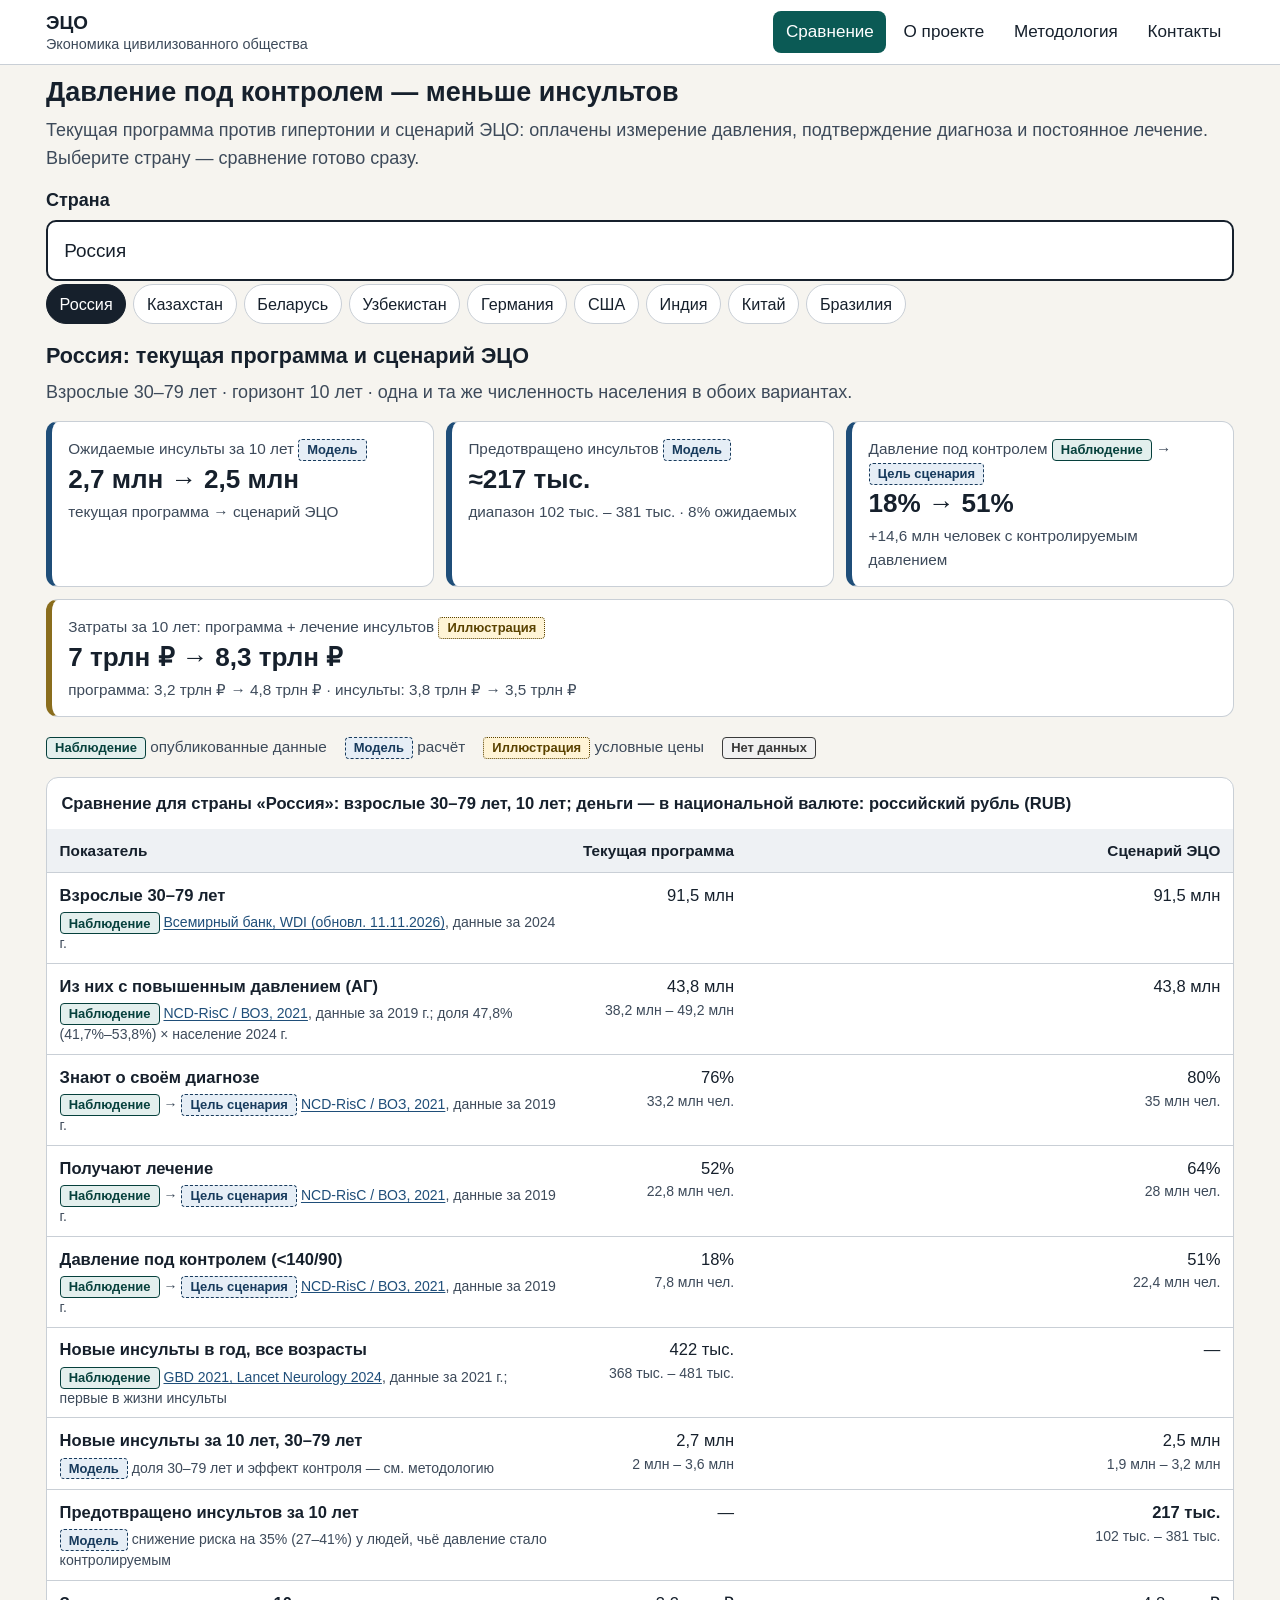
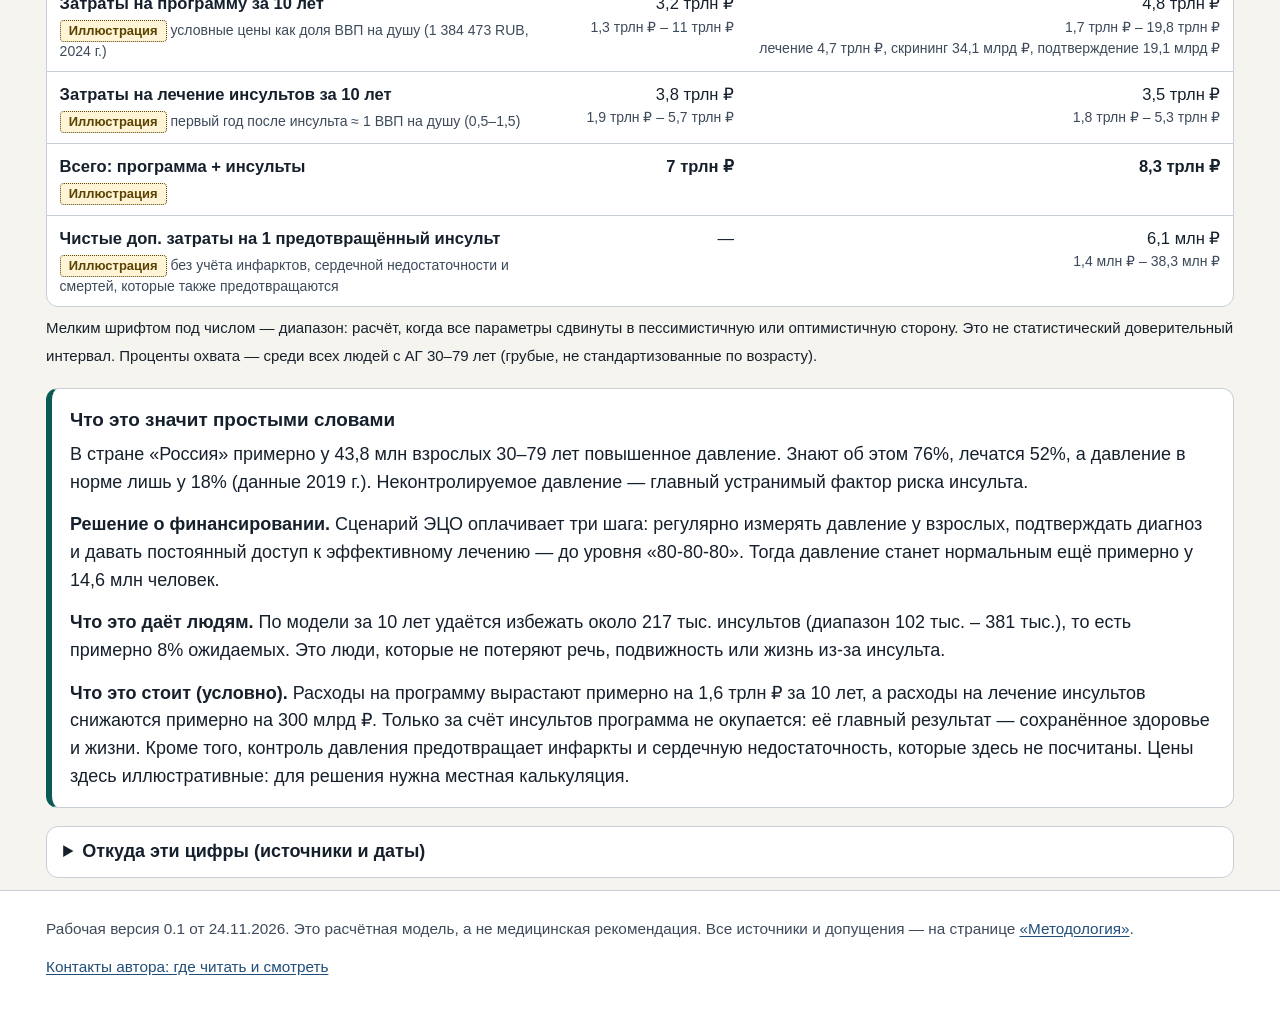
<file: index.html>
<!doctype html>
<html lang="ru">
<head>
<meta charset="utf-8">
<meta name="viewport" content="width=device-width, initial-scale=1">
<title>Гипертония и инсульт: текущая программа и сценарий ЭЦО</title>
<meta name="description" content="Сравнение по странам: текущая программа против гипертонии и сценарий ЭЦО — скрининг давления, подтверждение диагноза и постоянное лечение для предотвращения инсультов.">
<link rel="icon" href="data:image/svg+xml,%3Csvg xmlns=%22http://www.w3.org/2000/svg%22 viewBox=%220 0 32 32%22%3E%3Crect width=%2232%22 height=%2232%22 rx=%226%22 fill=%22%230b5a55%22/%3E%3C/svg%3E">
<link rel="stylesheet" href="css/style.css">
</head>
<body>
<a class="skip" href="#main">Перейти к содержанию</a>
<header class="site">
  <div class="wrap">
    <a class="brand" href="index.html">ЭЦО<small>Экономика цивилизованного общества</small></a>
    <nav class="main" aria-label="Основное меню">
      <ul>
        <li><a href="index.html" aria-current="page">Сравнение</a></li>
        <li><a href="project.html">О проекте</a></li>
        <li><a href="method.html">Методология</a></li>
        <li><a href="contacts.html">Контакты</a></li>
      </ul>
    </nav>
  </div>
</header>

<main id="main" class="wrap">
  <h1>Давление под контролем — меньше инсультов</h1>
  <p class="lead">Текущая программа против гипертонии и сценарий ЭЦО: оплачены измерение давления, подтверждение диагноза и постоянное лечение. Выберите страну — сравнение готово сразу.</p>

  <div class="picker" id="picker">
    <label for="country-input">Страна</label>
    <input id="country-input" type="text" role="combobox" autocomplete="off" spellcheck="false"
           aria-autocomplete="list" aria-expanded="false" aria-controls="country-list" aria-describedby="country-hint"
           placeholder="Начните вводить: Россия, Казахстан, Германия…">
    <p class="hint sr" id="country-hint">Начните вводить название. Стрелки вверх и вниз — выбор, Enter — показать, Esc — закрыть список.</p>
    <ul id="country-list" role="listbox" aria-label="Страны" hidden></ul>
    <ul class="quick" aria-label="Быстрый выбор"></ul>
  </div>


  <section id="result" aria-live="polite" aria-busy="true">
    <noscript><p class="notice">Для расчёта нужен JavaScript. Данные лежат в файле <a href="data/countries.json">data/countries.json</a>, методика — на странице <a href="method.html">«Методология»</a>.</p></noscript>
    <p>Загружаем данные…</p>
  </section>
</main>

<footer class="site">
  <div class="wrap">
    <p>Рабочая версия 0.1 от 24.11.2026. Это расчётная модель, а не медицинская рекомендация. Все источники и допущения — на странице <a href="method.html">«Методология»</a>.</p>
    <p><a href="contacts.html">Контакты автора: где читать и смотреть</a></p>
  </div>
</footer>
<script src="js/model.js"></script>
<script src="js/common.js"></script>
<script src="js/app.js"></script>
</body>
</html>
</file>
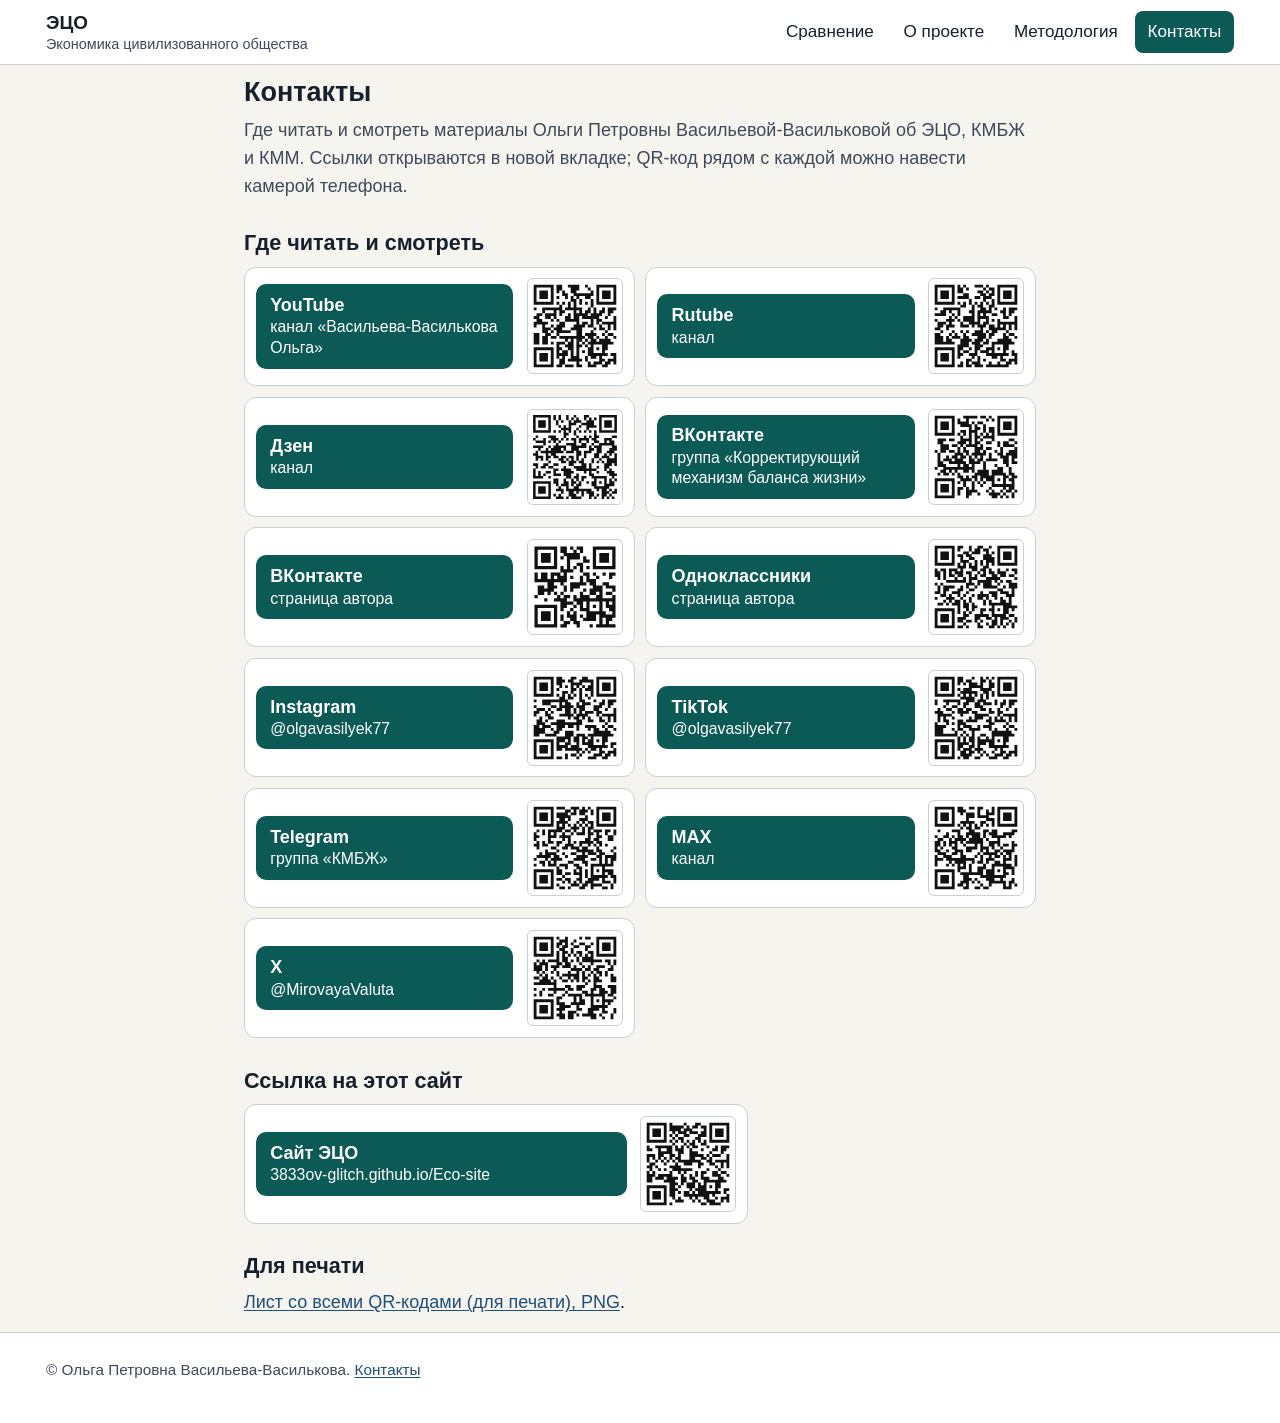
<file: contacts.html>
<!doctype html>
<html lang="ru">
<head>
<meta charset="utf-8">
<meta name="viewport" content="width=device-width, initial-scale=1">
<title>Контакты — ЭЦО</title>
<meta name="description" content="Где читать и смотреть материалы Ольги Петровны Васильевой-Васильковой об ЭЦО, КМБЖ и КММ: каналы, группы и QR-коды.">
<link rel="icon" href="data:image/svg+xml,%3Csvg xmlns=%22http://www.w3.org/2000/svg%22 viewBox=%220 0 32 32%22%3E%3Crect width=%2232%22 height=%2232%22 rx=%226%22 fill=%22%230b5a55%22/%3E%3C/svg%3E">
<link rel="stylesheet" href="css/style.css">
</head>
<body>
<a class="skip" href="#main">Перейти к содержанию</a>
<header class="site">
  <div class="wrap">
    <a class="brand" href="index.html">ЭЦО<small>Экономика цивилизованного общества</small></a>
    <nav class="main" aria-label="Основное меню">
      <ul>
        <li><a href="index.html">Сравнение</a></li>
        <li><a href="project.html">О проекте</a></li>
        <li><a href="method.html">Методология</a></li>
        <li><a href="contacts.html" aria-current="page">Контакты</a></li>
      </ul>
    </nav>
  </div>
</header>
<main id="main" class="wrap prose">
  <h1>Контакты</h1>
  <p class="lead">Где читать и смотреть материалы Ольги Петровны Васильевой-Васильковой об ЭЦО, КМБЖ и КММ. Ссылки открываются в новой вкладке; QR-код рядом с каждой можно навести камерой телефона.</p>

  <section aria-labelledby="h-links">
    <h2 id="h-links">Где читать и смотреть</h2>
    <ul class="contacts">
      <li class="contact">
        <a class="cbtn" href="https://www.youtube.com/@olgav6627" target="_blank" rel="noopener"><span class="cnet">YouTube</span> <span class="cdesc">канал «Васильева-Василькова Ольга»</span><span class="visually-hidden"> (откроется в новой вкладке)</span></a>
        <img class="qr" src="img/qr/youtube.svg" width="96" height="96" loading="lazy" alt="QR-код: YouTube, канал «Васильева-Василькова Ольга»">
      </li>
      <li class="contact">
        <a class="cbtn" href="https://rutube.ru/channel/42778602/" target="_blank" rel="noopener"><span class="cnet">Rutube</span> <span class="cdesc">канал</span><span class="visually-hidden"> (откроется в новой вкладке)</span></a>
        <img class="qr" src="img/qr/rutube.svg" width="96" height="96" loading="lazy" alt="QR-код: Rutube, канал">
      </li>
      <li class="contact">
        <a class="cbtn" href="https://dzen.ru/id/697cb1a121168d71a587a3a1" target="_blank" rel="noopener"><span class="cnet">Дзен</span> <span class="cdesc">канал</span><span class="visually-hidden"> (откроется в новой вкладке)</span></a>
        <img class="qr" src="img/qr/dzen.svg" width="96" height="96" loading="lazy" alt="QR-код: Дзен, канал">
      </li>
      <li class="contact">
        <a class="cbtn" href="https://vk.com/club237898123" target="_blank" rel="noopener"><span class="cnet">ВКонтакте</span> <span class="cdesc">группа «Корректирующий механизм баланса жизни»</span><span class="visually-hidden"> (откроется в новой вкладке)</span></a>
        <img class="qr" src="img/qr/vk-group.svg" width="96" height="96" loading="lazy" alt="QR-код: ВКонтакте, группа «Корректирующий механизм баланса жизни»">
      </li>
      <li class="contact">
        <a class="cbtn" href="https://vk.com/id841744508" target="_blank" rel="noopener"><span class="cnet">ВКонтакте</span> <span class="cdesc">страница автора</span><span class="visually-hidden"> (откроется в новой вкладке)</span></a>
        <img class="qr" src="img/qr/vk-author.svg" width="96" height="96" loading="lazy" alt="QR-код: ВКонтакте, страница автора">
      </li>
      <li class="contact">
        <a class="cbtn" href="https://ok.ru/profile/559780881135" target="_blank" rel="noopener"><span class="cnet">Одноклассники</span> <span class="cdesc">страница автора</span><span class="visually-hidden"> (откроется в новой вкладке)</span></a>
        <img class="qr" src="img/qr/ok.svg" width="96" height="96" loading="lazy" alt="QR-код: Одноклассники, страница автора">
      </li>
      <li class="contact">
        <a class="cbtn" href="https://www.instagram.com/olgavasilyek77/" target="_blank" rel="noopener"><span class="cnet">Instagram</span> <span class="cdesc">@olgavasilyek77</span><span class="visually-hidden"> (откроется в новой вкладке)</span></a>
        <img class="qr" src="img/qr/instagram.svg" width="96" height="96" loading="lazy" alt="QR-код: Instagram, @olgavasilyek77">
      </li>
      <li class="contact">
        <a class="cbtn" href="https://www.tiktok.com/@olgavasilyek77" target="_blank" rel="noopener"><span class="cnet">TikTok</span> <span class="cdesc">@olgavasilyek77</span><span class="visually-hidden"> (откроется в новой вкладке)</span></a>
        <img class="qr" src="img/qr/tiktok.svg" width="96" height="96" loading="lazy" alt="QR-код: TikTok, @olgavasilyek77">
      </li>
      <li class="contact">
        <a class="cbtn" href="https://t.me/+uTX1cscSsxpmMzIy" target="_blank" rel="noopener"><span class="cnet">Telegram</span> <span class="cdesc">группа «КМБЖ»</span><span class="visually-hidden"> (откроется в новой вкладке)</span></a>
        <img class="qr" src="img/qr/telegram-kmbzh.svg" width="96" height="96" loading="lazy" alt="QR-код: Telegram, группа «КМБЖ»">
      </li>
      <li class="contact">
        <a class="cbtn" href="https://max.ru/-76821959017728" target="_blank" rel="noopener"><span class="cnet">MAX</span> <span class="cdesc">канал</span><span class="visually-hidden"> (откроется в новой вкладке)</span></a>
        <img class="qr" src="img/qr/max.svg" width="96" height="96" loading="lazy" alt="QR-код: MAX, канал">
      </li>
      <li class="contact">
        <a class="cbtn" href="https://x.com/MirovayaValuta" target="_blank" rel="noopener"><span class="cnet">X</span> <span class="cdesc">@MirovayaValuta</span><span class="visually-hidden"> (откроется в новой вкладке)</span></a>
        <img class="qr" src="img/qr/x.svg" width="96" height="96" loading="lazy" alt="QR-код: X, @MirovayaValuta">
      </li>
    </ul>
  </section>

  <section aria-labelledby="h-siteqr">
    <h2 id="h-siteqr">Ссылка на этот сайт</h2>
    <div class="contact solo">
      <a class="cbtn" href="https://3833ov-glitch.github.io/Eco-site/" target="_blank" rel="noopener"><span class="cnet">Сайт ЭЦО</span> <span class="cdesc">3833ov-glitch.github.io/Eco-site</span><span class="visually-hidden"> (откроется в новой вкладке)</span></a>
      <img class="qr" src="img/qr/site.svg" width="96" height="96" loading="lazy" alt="QR-код: сайт ЭЦО, 3833ov-glitch.github.io/Eco-site">
    </div>
  </section>
  <section aria-labelledby="h-print">
    <h2 id="h-print">Для печати</h2>
    <p><a href="img/qr-list-print.png" download>Лист со всеми QR-кодами (для печати), PNG</a>.</p>
  </section>
</main>
<footer class="site"><div class="wrap"><p>© Ольга Петровна Васильева-Василькова. <a href="contacts.html">Контакты</a></p></div></footer>
</body>
</html>
</file>
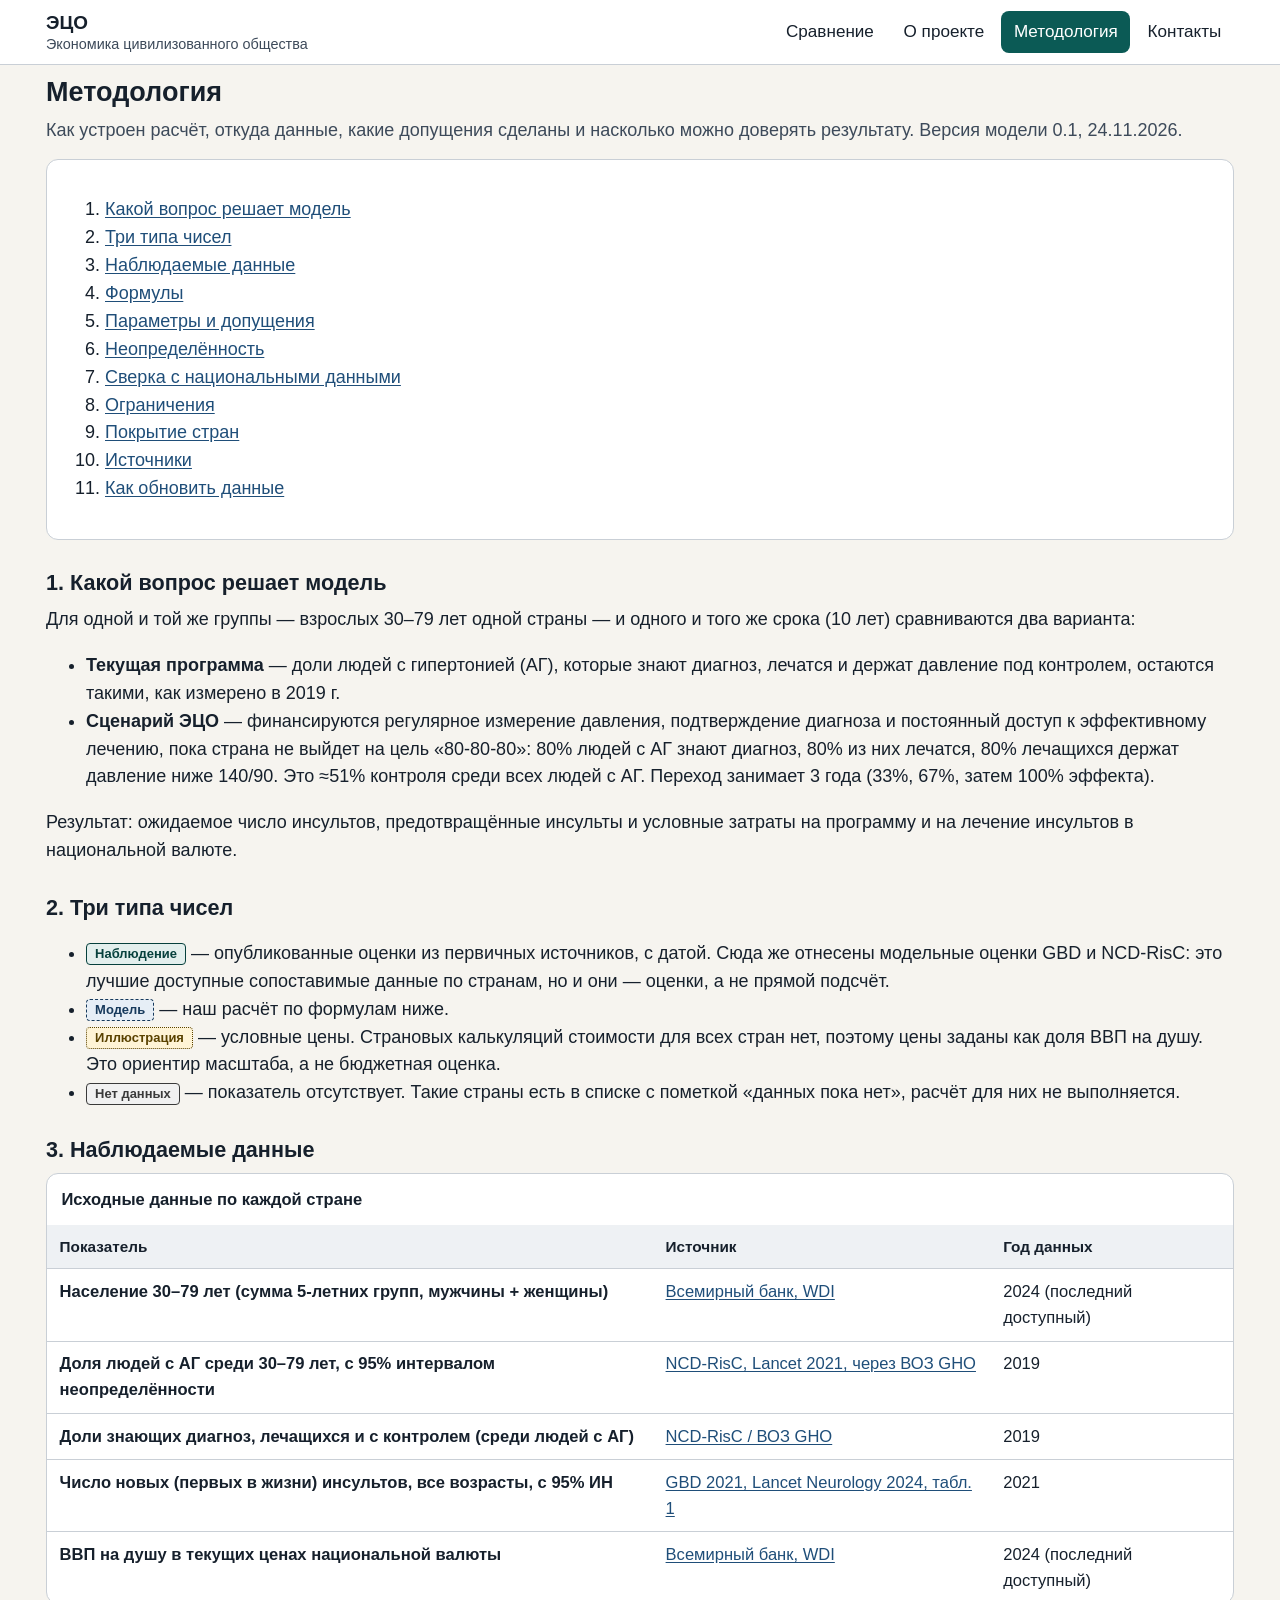
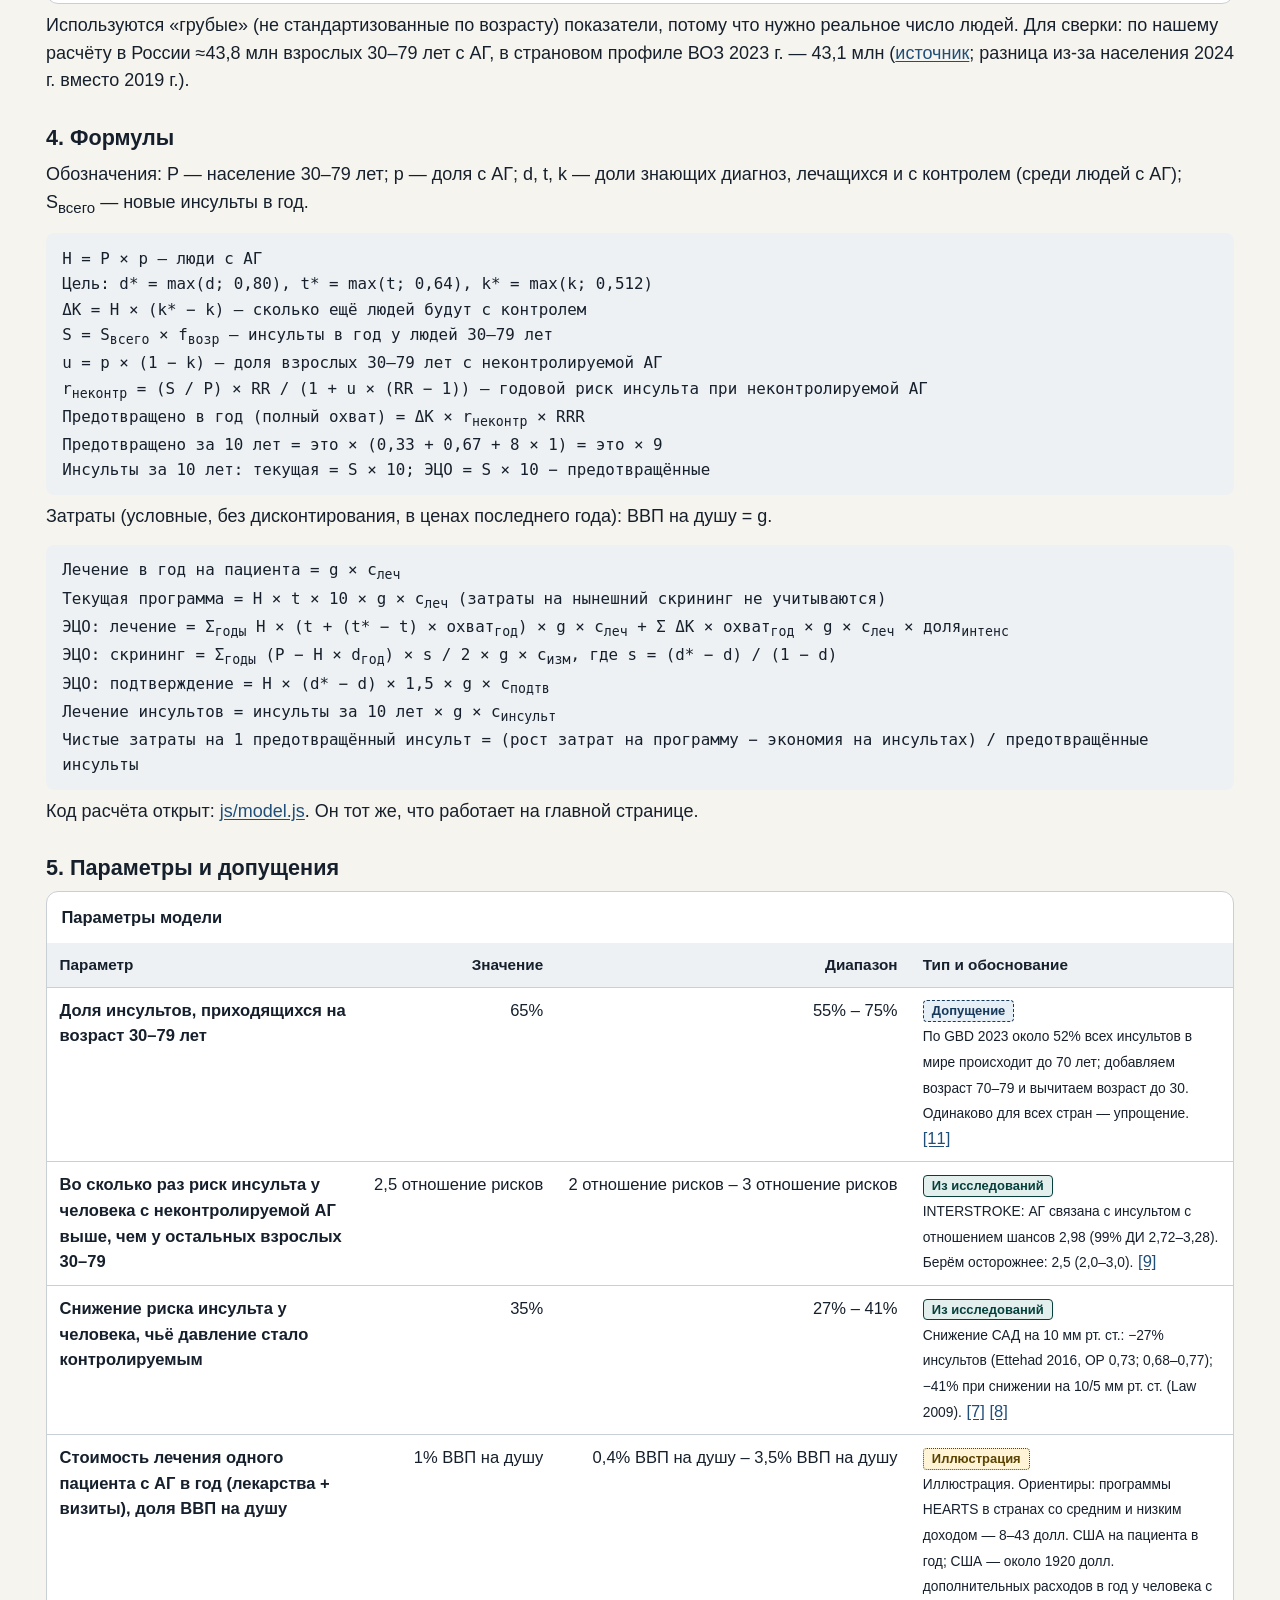
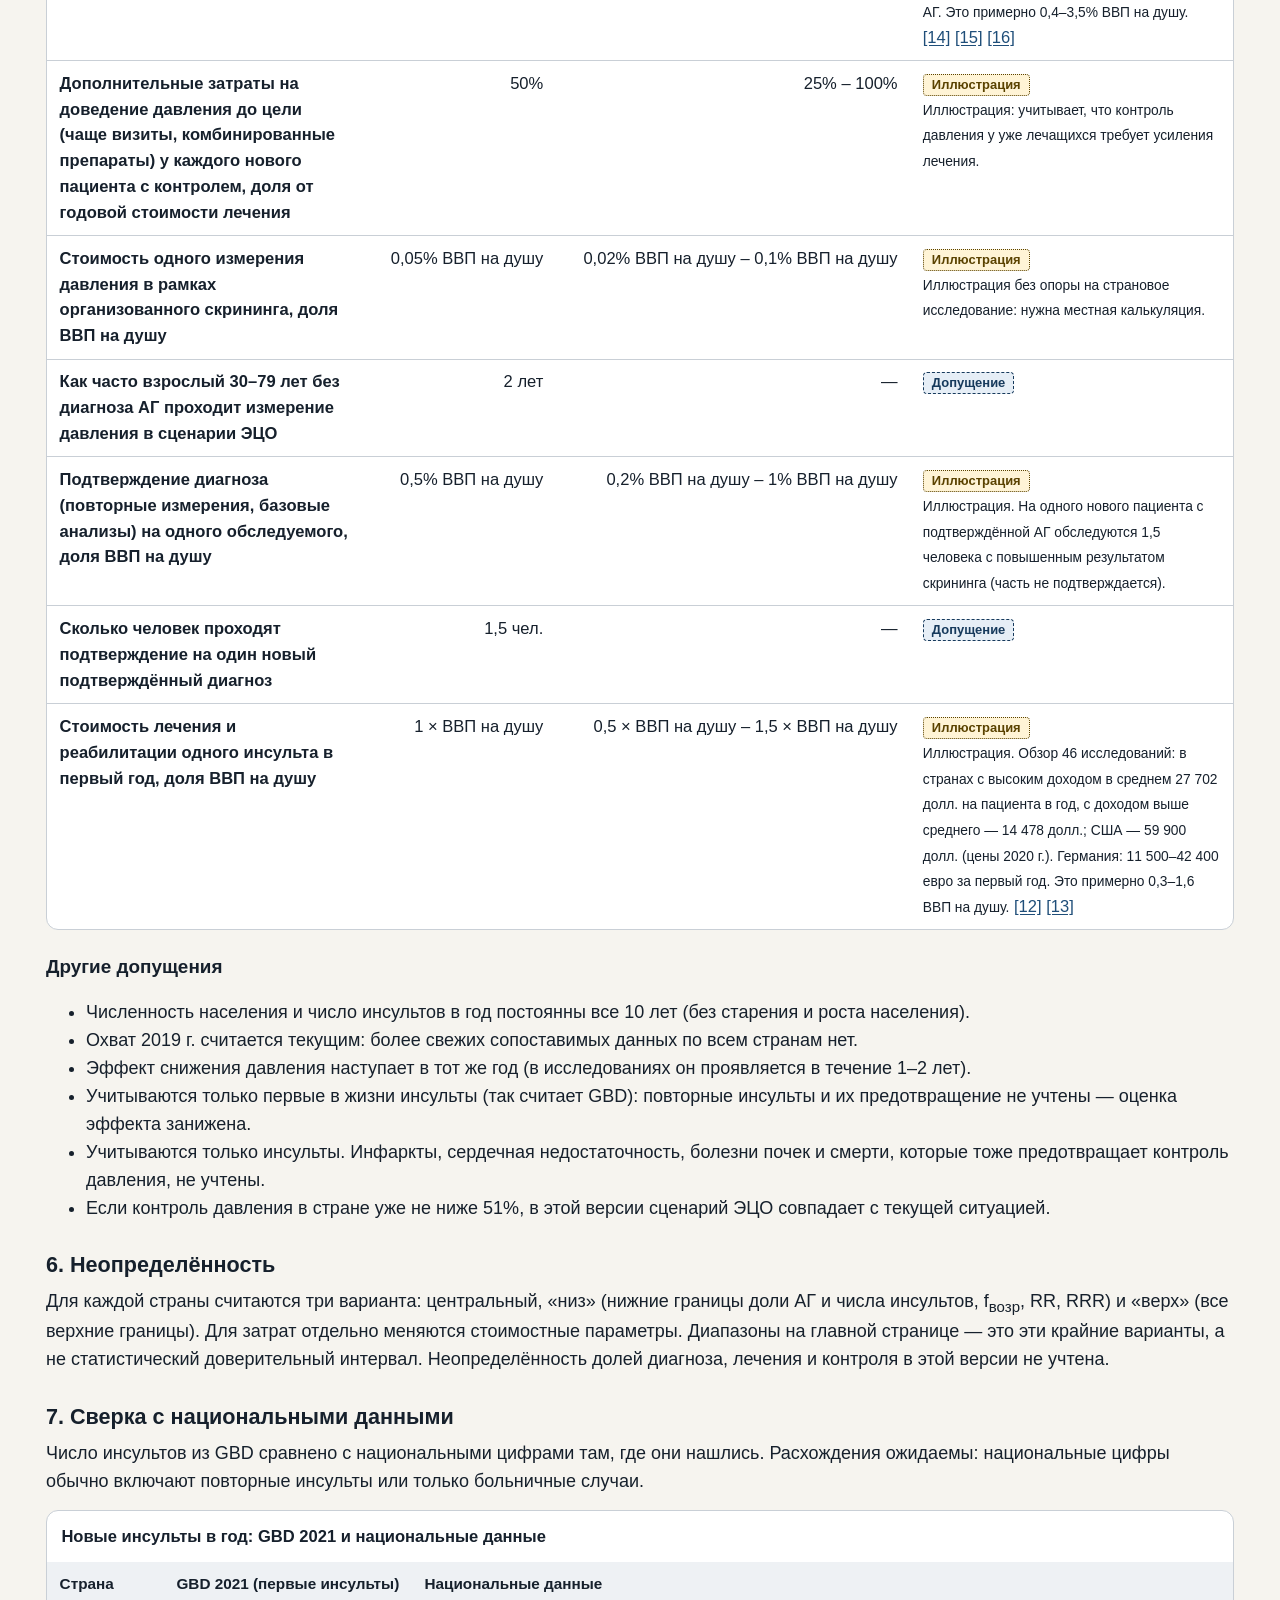
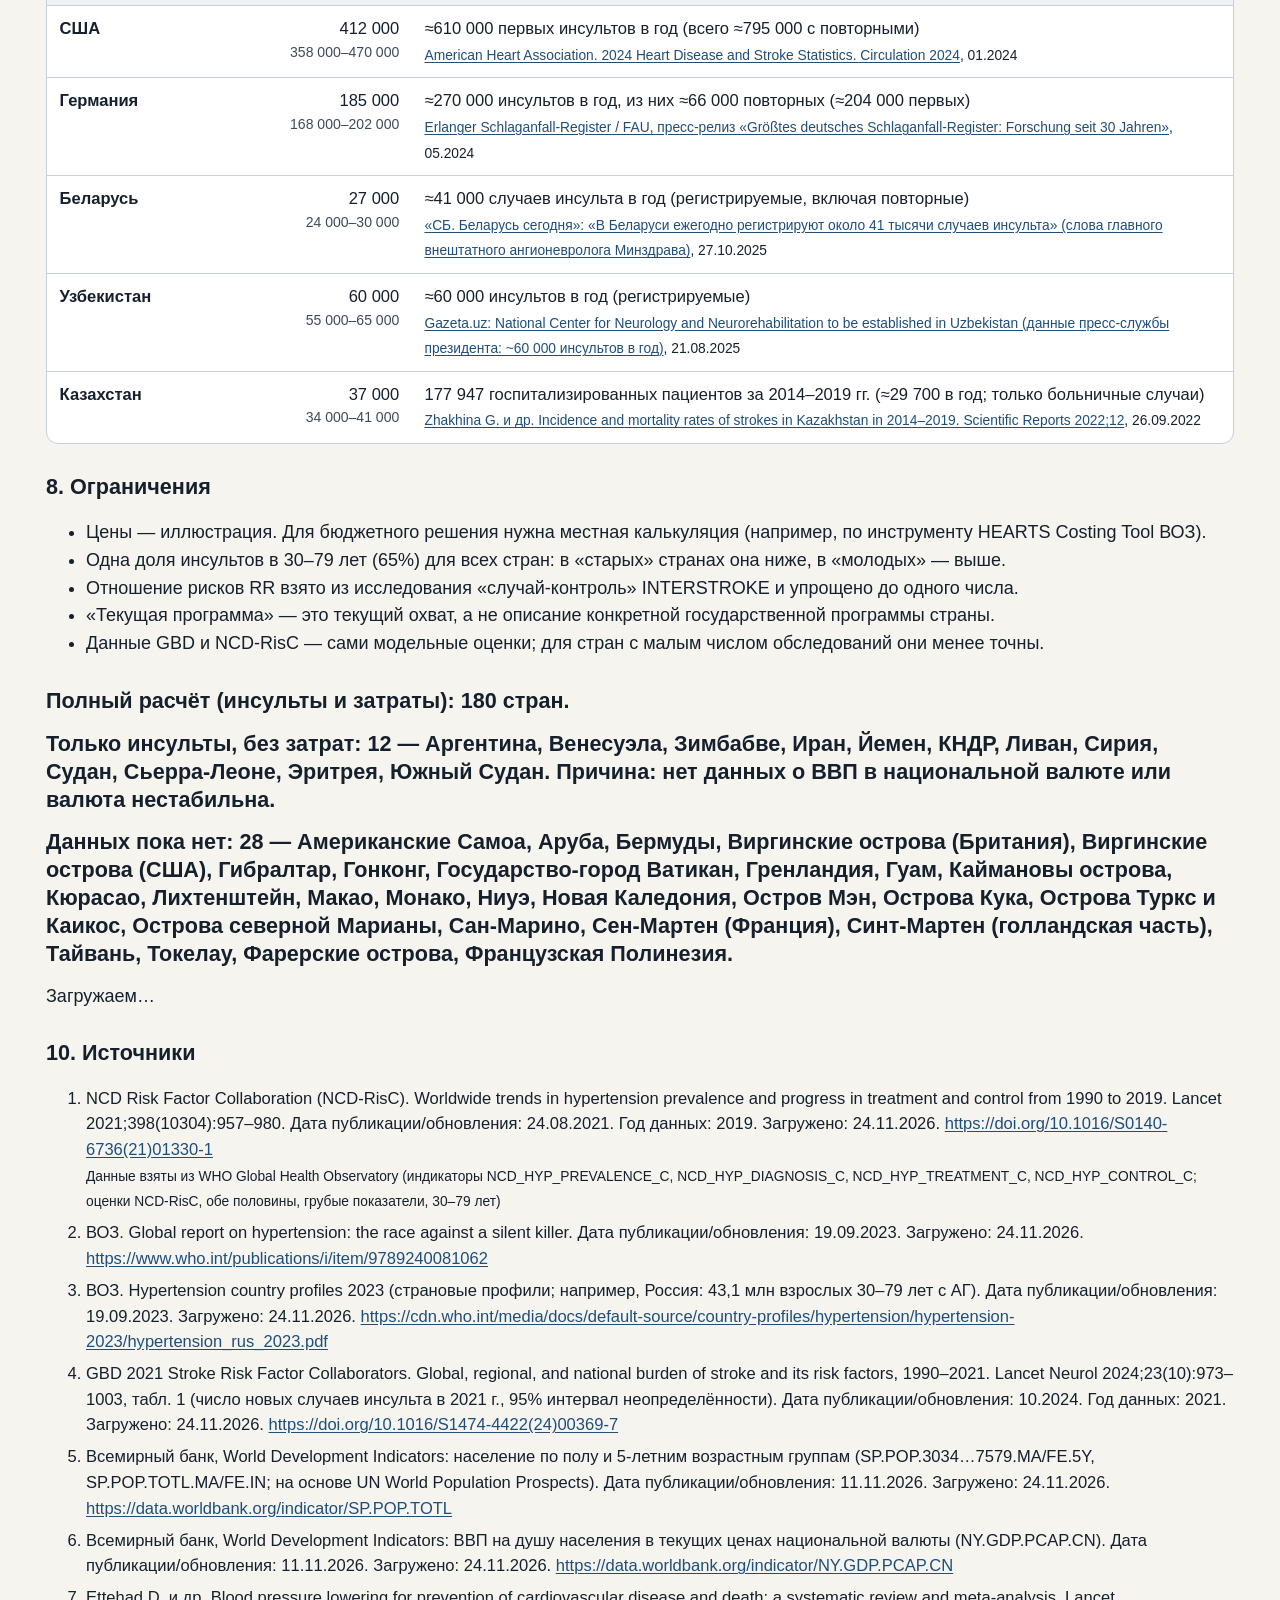
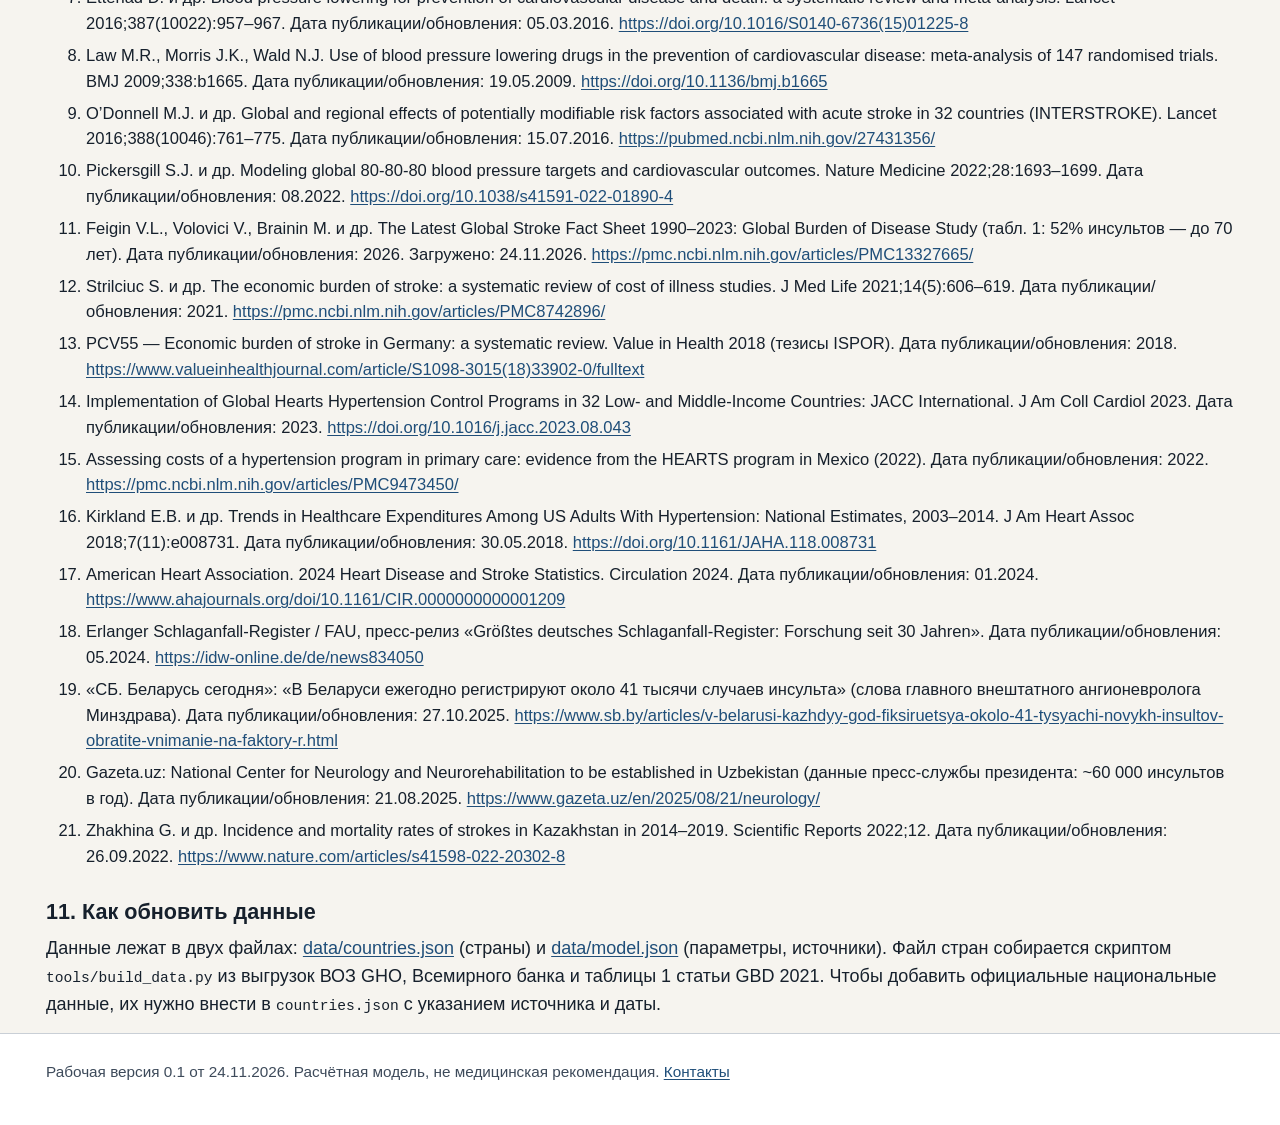
<file: method.html>
<!doctype html>
<html lang="ru">
<head>
<meta charset="utf-8">
<meta name="viewport" content="width=device-width, initial-scale=1">
<title>Методология — ЭЦО</title>
<meta name="description" content="Как рассчитано сравнение: данные, формулы, допущения, неопределённость и источники.">
<link rel="icon" href="data:image/svg+xml,%3Csvg xmlns=%22http://www.w3.org/2000/svg%22 viewBox=%220 0 32 32%22%3E%3Crect width=%2232%22 height=%2232%22 rx=%226%22 fill=%22%230b5a55%22/%3E%3C/svg%3E">
<link rel="stylesheet" href="css/style.css">
</head>
<body>
<a class="skip" href="#main">Перейти к содержанию</a>
<header class="site">
  <div class="wrap">
    <a class="brand" href="index.html">ЭЦО<small>Экономика цивилизованного общества</small></a>
    <nav class="main" aria-label="Основное меню">
      <ul>
        <li><a href="index.html">Сравнение</a></li>
        <li><a href="project.html">О проекте</a></li>
        <li><a href="method.html" aria-current="page">Методология</a></li>
        <li><a href="contacts.html">Контакты</a></li>
      </ul>
    </nav>
  </div>
</header>
<main id="main" class="wrap">
  <h1>Методология</h1>
  <p class="lead">Как устроен расчёт, откуда данные, какие допущения сделаны и насколько можно доверять результату. Версия модели 0.1, 24.11.2026.</p>

  <nav aria-label="Содержание страницы" class="card">
    <ol>
      <li><a href="#q">Какой вопрос решает модель</a></li>
      <li><a href="#types">Три типа чисел</a></li>
      <li><a href="#data">Наблюдаемые данные</a></li>
      <li><a href="#model">Формулы</a></li>
      <li><a href="#params">Параметры и допущения</a></li>
      <li><a href="#unc">Неопределённость</a></li>
      <li><a href="#check">Сверка с национальными данными</a></li>
      <li><a href="#limits">Ограничения</a></li>
      <li><a href="#coverage">Покрытие стран</a></li>
      <li><a href="#sources">Источники</a></li>
      <li><a href="#update">Как обновить данные</a></li>
    </ol>
  </nav>

  <h2 id="q">1. Какой вопрос решает модель</h2>
  <p>Для одной и той же группы — взрослых 30–79 лет одной страны — и одного и того же срока (10 лет) сравниваются два варианта:</p>
  <ul>
    <li><strong>Текущая программа</strong> — доли людей с гипертонией (АГ), которые знают диагноз, лечатся и держат давление под контролем, остаются такими, как измерено в 2019 г.</li>
    <li><strong>Сценарий ЭЦО</strong> — финансируются регулярное измерение давления, подтверждение диагноза и постоянный доступ к эффективному лечению, пока страна не выйдет на цель «80-80-80»: 80% людей с АГ знают диагноз, 80% из них лечатся, 80% лечащихся держат давление ниже 140/90. Это ≈51% контроля среди всех людей с АГ. Переход занимает 3 года (33%, 67%, затем 100% эффекта).</li>
  </ul>
  <p>Результат: ожидаемое число инсультов, предотвращённые инсульты и условные затраты на программу и на лечение инсультов в национальной валюте.</p>

  <h2 id="types">2. Три типа чисел</h2>
  <ul>
    <li><span class="b b-obs">Наблюдение</span> — опубликованные оценки из первичных источников, с датой. Сюда же отнесены модельные оценки GBD и NCD-RisC: это лучшие доступные сопоставимые данные по странам, но и они — оценки, а не прямой подсчёт.</li>
    <li><span class="b b-mod">Модель</span> — наш расчёт по формулам ниже.</li>
    <li><span class="b b-ill">Иллюстрация</span> — условные цены. Страновых калькуляций стоимости для всех стран нет, поэтому цены заданы как доля ВВП на душу. Это ориентир масштаба, а не бюджетная оценка.</li>
    <li><span class="b b-miss">Нет данных</span> — показатель отсутствует. Такие страны есть в списке с пометкой «данных пока нет», расчёт для них не выполняется.</li>
  </ul>

  <h2 id="data">3. Наблюдаемые данные</h2>
  <div class="tablewrap"><table>
    <caption>Исходные данные по каждой стране</caption>
    <thead><tr><th scope="col">Показатель</th><th scope="col">Источник</th><th scope="col">Год данных</th></tr></thead>
    <tbody>
      <tr><th scope="row">Население 30–79 лет (сумма 5-летних групп, мужчины + женщины)</th><td><a href="#src-wb">Всемирный банк, WDI</a></td><td>2024 (последний доступный)</td></tr>
      <tr><th scope="row">Доля людей с АГ среди 30–79 лет, с 95% интервалом неопределённости</th><td><a href="#src-ncdrisc">NCD-RisC, Lancet 2021, через ВОЗ GHO</a></td><td>2019</td></tr>
      <tr><th scope="row">Доли знающих диагноз, лечащихся и с контролем (среди людей с АГ)</th><td><a href="#src-ncdrisc">NCD-RisC / ВОЗ GHO</a></td><td>2019</td></tr>
      <tr><th scope="row">Число новых (первых в жизни) инсультов, все возрасты, с 95% ИН</th><td><a href="#src-gbd21">GBD 2021, Lancet Neurology 2024, табл. 1</a></td><td>2021</td></tr>
      <tr><th scope="row">ВВП на душу в текущих ценах национальной валюты</th><td><a href="#src-wbgdp">Всемирный банк, WDI</a></td><td>2024 (последний доступный)</td></tr>
    </tbody>
  </table></div>
  <p>Используются «грубые» (не стандартизованные по возрасту) показатели, потому что нужно реальное число людей. Для сверки: по нашему расчёту в России ≈43,8 млн взрослых 30–79 лет с АГ, в страновом профиле ВОЗ 2023 г. — 43,1 млн (<a href="#src-who_profiles">источник</a>; разница из-за населения 2024 г. вместо 2019 г.).</p>

  <h2 id="model">4. Формулы</h2>
  <p>Обозначения: P — население 30–79 лет; p — доля с АГ; d, t, k — доли знающих диагноз, лечащихся и с контролем (среди людей с АГ); S<sub>всего</sub> — новые инсульты в год.</p>
  <div class="formula" role="math" aria-label="Формулы модели">
H = P × p — люди с АГ<br>
Цель: d* = max(d; 0,80), t* = max(t; 0,64), k* = max(k; 0,512)<br>
ΔK = H × (k* − k) — сколько ещё людей будут с контролем<br>
S = S<sub>всего</sub> × f<sub>возр</sub> — инсульты в год у людей 30–79 лет<br>
u = p × (1 − k) — доля взрослых 30–79 лет с неконтролируемой АГ<br>
r<sub>неконтр</sub> = (S / P) × RR / (1 + u × (RR − 1)) — годовой риск инсульта при неконтролируемой АГ<br>
Предотвращено в год (полный охват) = ΔK × r<sub>неконтр</sub> × RRR<br>
Предотвращено за 10 лет = это × (0,33 + 0,67 + 8 × 1) = это × 9<br>
Инсульты за 10 лет: текущая = S × 10; ЭЦО = S × 10 − предотвращённые
  </div>
  <p>Затраты (условные, без дисконтирования, в ценах последнего года): ВВП на душу = g.</p>
  <div class="formula" role="math" aria-label="Формулы затрат">
Лечение в год на пациента = g × c<sub>леч</sub><br>
Текущая программа = H × t × 10 × g × c<sub>леч</sub> (затраты на нынешний скрининг не учитываются)<br>
ЭЦО: лечение = Σ<sub>годы</sub> H × (t + (t* − t) × охват<sub>год</sub>) × g × c<sub>леч</sub> + Σ ΔK × охват<sub>год</sub> × g × c<sub>леч</sub> × доля<sub>интенс</sub><br>
ЭЦО: скрининг = Σ<sub>годы</sub> (P − H × d<sub>год</sub>) × s / 2 × g × c<sub>изм</sub>, где s = (d* − d) / (1 − d)<br>
ЭЦО: подтверждение = H × (d* − d) × 1,5 × g × c<sub>подтв</sub><br>
Лечение инсультов = инсульты за 10 лет × g × c<sub>инсульт</sub><br>
Чистые затраты на 1 предотвращённый инсульт = (рост затрат на программу − экономия на инсультах) / предотвращённые инсульты
  </div>
  <p>Код расчёта открыт: <a href="js/model.js">js/model.js</a>. Он тот же, что работает на главной странице.</p>

  <h2 id="params">5. Параметры и допущения</h2>
  <div id="params-table"><p>Загружаем параметры…</p></div>
  <h3>Другие допущения</h3>
  <ul>
    <li>Численность населения и число инсультов в год постоянны все 10 лет (без старения и роста населения).</li>
    <li>Охват 2019 г. считается текущим: более свежих сопоставимых данных по всем странам нет.</li>
    <li>Эффект снижения давления наступает в тот же год (в исследованиях он проявляется в течение 1–2 лет).</li>
    <li>Учитываются только первые в жизни инсульты (так считает GBD): повторные инсульты и их предотвращение не учтены — оценка эффекта занижена.</li>
    <li>Учитываются только инсульты. Инфаркты, сердечная недостаточность, болезни почек и смерти, которые тоже предотвращает контроль давления, не учтены.</li>
    <li>Если контроль давления в стране уже не ниже 51%, в этой версии сценарий ЭЦО совпадает с текущей ситуацией.</li>
  </ul>

  <h2 id="unc">6. Неопределённость</h2>
  <p>Для каждой страны считаются три варианта: центральный, «низ» (нижние границы доли АГ и числа инсультов, f<sub>возр</sub>, RR, RRR) и «верх» (все верхние границы). Для затрат отдельно меняются стоимостные параметры. Диапазоны на главной странице — это эти крайние варианты, а не статистический доверительный интервал. Неопределённость долей диагноза, лечения и контроля в этой версии не учтена.</p>

  <h2 id="check">7. Сверка с национальными данными</h2>
  <p>Число инсультов из GBD сравнено с национальными цифрами там, где они нашлись. Расхождения ожидаемы: национальные цифры обычно включают повторные инсульты или только больничные случаи.</p>
  <div id="check-table"><p>Загружаем…</p></div>

  <h2 id="limits">8. Ограничения</h2>
  <ul>
    <li>Цены — иллюстрация. Для бюджетного решения нужна местная калькуляция (например, по инструменту HEARTS Costing Tool ВОЗ).</li>
    <li>Одна доля инсультов в 30–79 лет (65%) для всех стран: в «старых» странах она ниже, в «молодых» — выше.</li>
    <li>Отношение рисков RR взято из исследования «случай-контроль» INTERSTROKE и упрощено до одного числа.</li>
    <li>«Текущая программа» — это текущий охват, а не описание конкретной государственной программы страны.</li>
    <li>Данные GBD и NCD-RisC — сами модельные оценки; для стран с малым числом обследований они менее точны.</li>
  </ul>

  <h2 id="coverage">9. Покрытие стран</h2>
  <div id="coverage"><p>Загружаем…</p></div>

  <h2 id="sources">10. Источники</h2>
  <ol class="refs" id="refs"><li>Загружаем…</li></ol>

  <h2 id="update">11. Как обновить данные</h2>
  <p>Данные лежат в двух файлах: <a href="data/countries.json">data/countries.json</a> (страны) и <a href="data/model.json">data/model.json</a> (параметры, источники). Файл стран собирается скриптом <code>tools/build_data.py</code> из выгрузок ВОЗ GHO, Всемирного банка и таблицы 1 статьи GBD 2021. Чтобы добавить официальные национальные данные, их нужно внести в <code>countries.json</code> с указанием источника и даты.</p>
</main>
<footer class="site"><div class="wrap"><p>Рабочая версия 0.1 от 24.11.2026. Расчётная модель, не медицинская рекомендация. <a href="contacts.html">Контакты</a></p></div></footer>
<script src="js/common.js"></script>
<script src="js/method.js"></script>
</body>
</html>
</file>
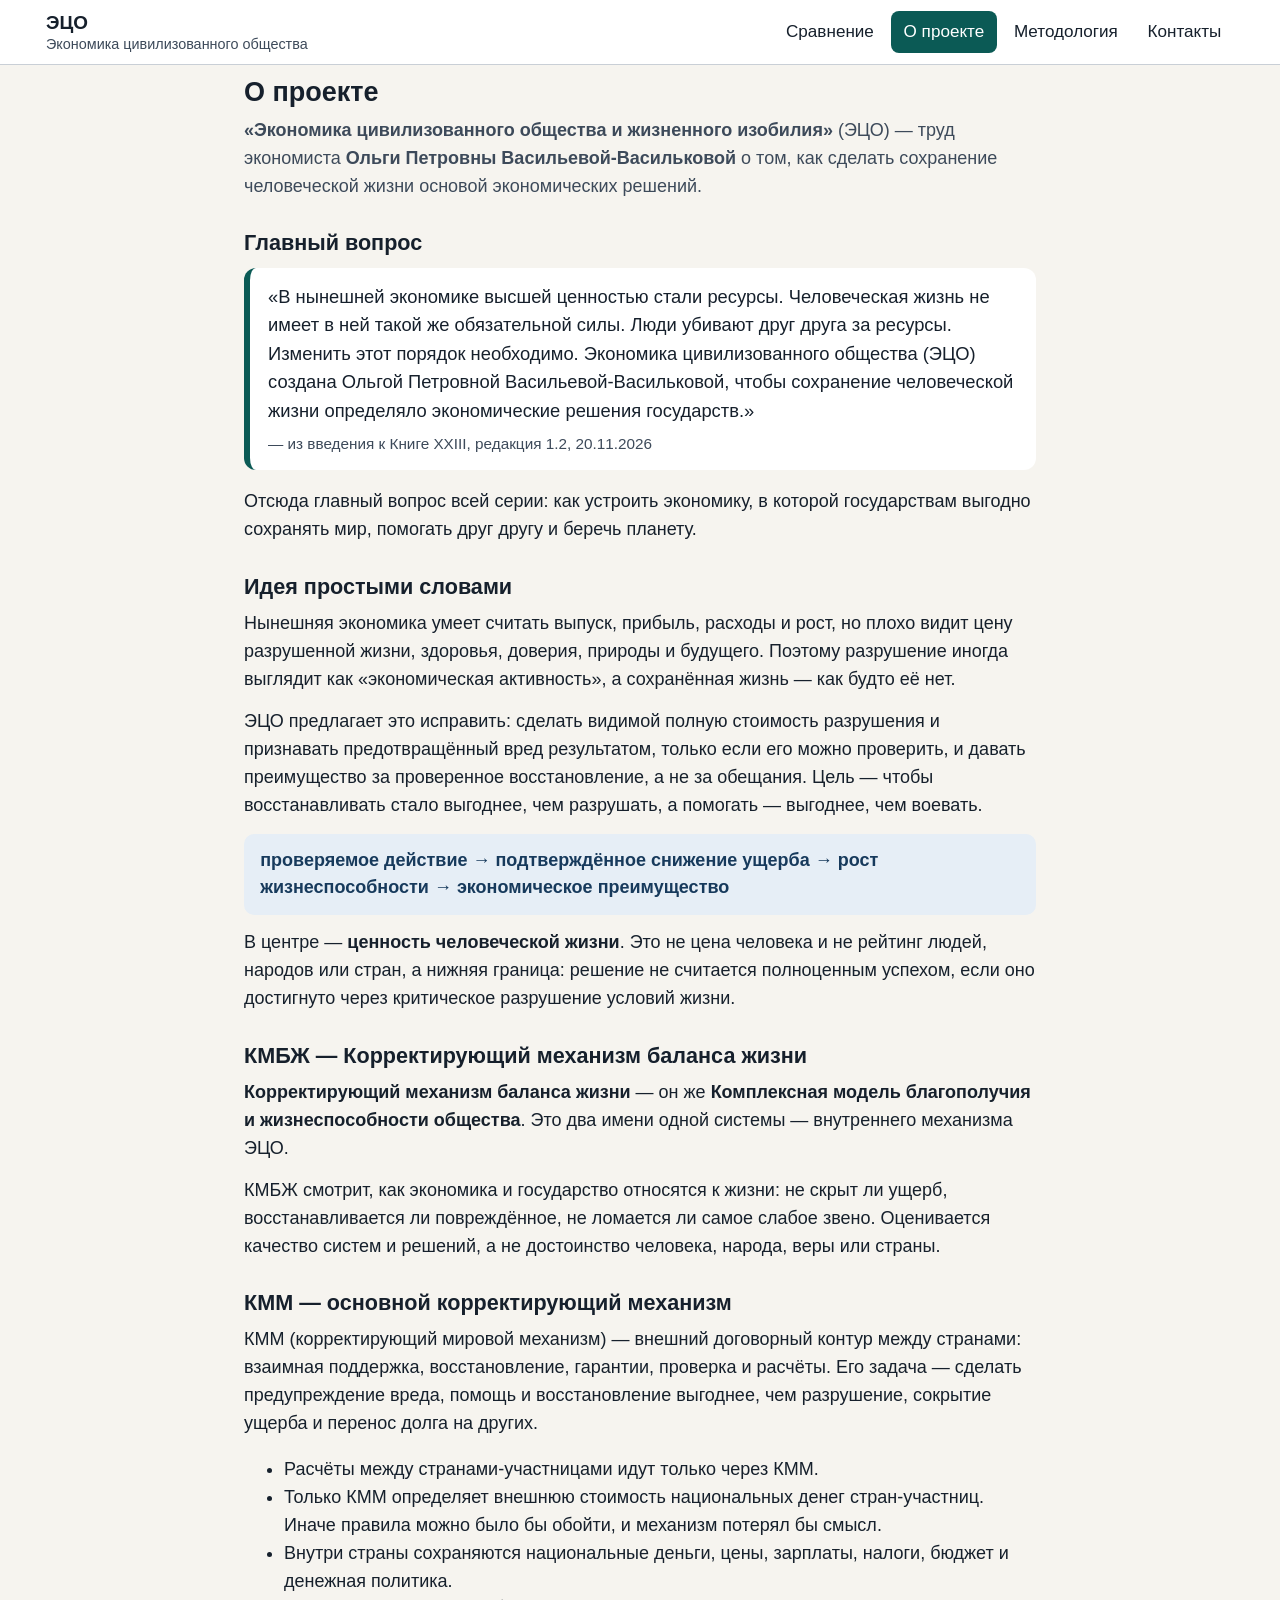
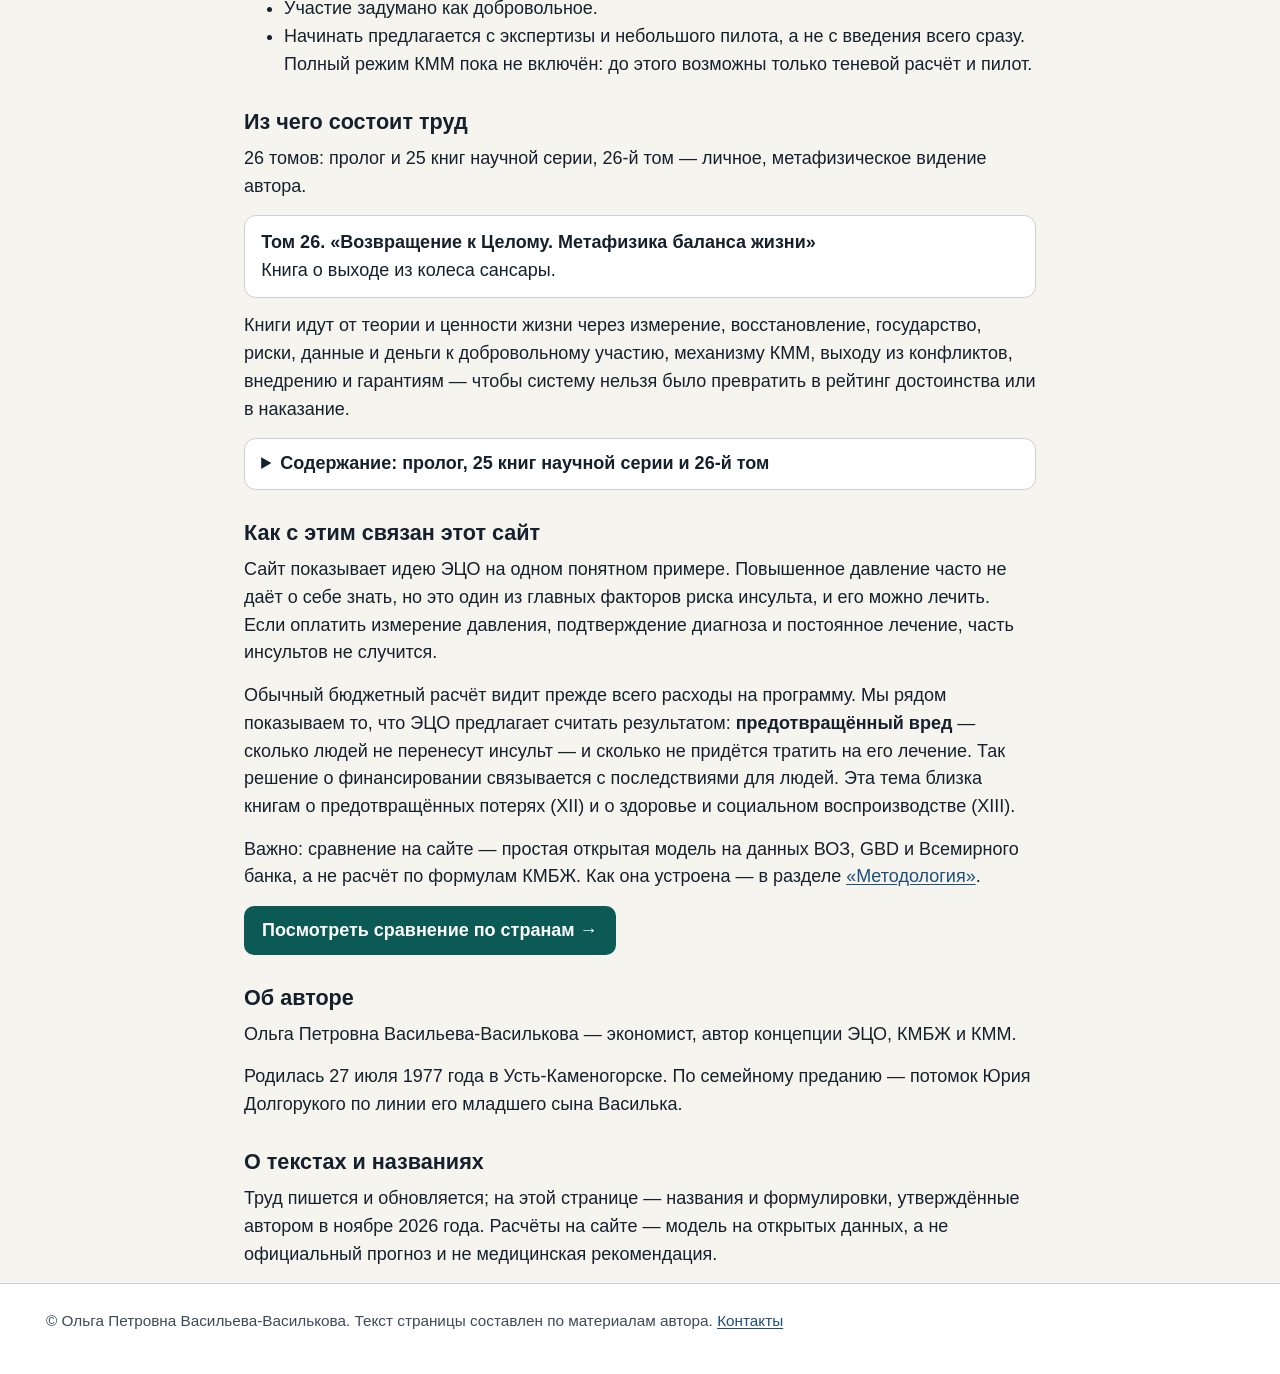
<file: project.html>
<!doctype html>
<html lang="ru">
<head>
<meta charset="utf-8">
<meta name="viewport" content="width=device-width, initial-scale=1">
<title>О проекте — ЭЦО</title>
<meta name="description" content="«Экономика цивилизованного общества и жизненного изобилия» (ЭЦО) Ольги Петровны Васильевой-Васильковой: идея, КМБЖ, КММ и структура труда.">
<link rel="icon" href="data:image/svg+xml,%3Csvg xmlns=%22http://www.w3.org/2000/svg%22 viewBox=%220 0 32 32%22%3E%3Crect width=%2232%22 height=%2232%22 rx=%226%22 fill=%22%230b5a55%22/%3E%3C/svg%3E">
<link rel="stylesheet" href="css/style.css">
</head>
<body>
<a class="skip" href="#main">Перейти к содержанию</a>
<header class="site">
  <div class="wrap">
    <a class="brand" href="index.html">ЭЦО<small>Экономика цивилизованного общества</small></a>
    <nav class="main" aria-label="Основное меню">
      <ul>
        <li><a href="index.html">Сравнение</a></li>
        <li><a href="project.html" aria-current="page">О проекте</a></li>
        <li><a href="method.html">Методология</a></li>
        <li><a href="contacts.html">Контакты</a></li>
      </ul>
    </nav>
  </div>
</header>
<main id="main" class="wrap prose">
  <h1>О проекте</h1>
  <p class="lead"><strong>«Экономика цивилизованного общества и жизненного изобилия»</strong> (ЭЦО) — труд экономиста <strong>Ольги Петровны Васильевой-Васильковой</strong> о том, как сделать сохранение человеческой жизни основой экономических решений.</p>

  <section aria-labelledby="h-q">
    <h2 id="h-q">Главный вопрос</h2>
    <blockquote class="quote">
      <p>«В нынешней экономике высшей ценностью стали ресурсы. Человеческая жизнь не имеет в ней такой же обязательной силы. Люди убивают друг друга за ресурсы. Изменить этот порядок необходимо. Экономика цивилизованного общества (ЭЦО) создана Ольгой Петровной Васильевой-Васильковой, чтобы сохранение человеческой жизни определяло экономические решения государств.»</p>
      <footer>— из введения к Книге XXIII, редакция 1.2, 20.11.2026</footer>
    </blockquote>
    <p>Отсюда главный вопрос всей серии: как устроить экономику, в которой государствам выгодно сохранять мир, помогать друг другу и беречь планету.</p>
  </section>

  <section aria-labelledby="h-idea">
    <h2 id="h-idea">Идея простыми словами</h2>
    <p>Нынешняя экономика умеет считать выпуск, прибыль, расходы и рост, но плохо видит цену разрушенной жизни, здоровья, доверия, природы и будущего. Поэтому разрушение иногда выглядит как «экономическая активность», а сохранённая жизнь — как будто её нет.</p>
    <p>ЭЦО предлагает это исправить: сделать видимой полную стоимость разрушения и признавать предотвращённый вред результатом, только если его можно проверить, и давать преимущество за проверенное восстановление, а не за обещания. Цель — чтобы восстанавливать стало выгоднее, чем разрушать, а помогать — выгоднее, чем воевать.</p>
    <p class="chain" aria-label="Цепочка: проверяемое действие, подтверждённое снижение ущерба, рост жизнеспособности, экономическое преимущество">проверяемое действие → подтверждённое снижение ущерба → рост жизнеспособности → экономическое преимущество</p>
    <p>В центре — <strong>ценность человеческой жизни</strong>. Это не цена человека и не рейтинг людей, народов или стран, а нижняя граница: решение не считается полноценным успехом, если оно достигнуто через критическое разрушение условий жизни.</p>
  </section>

  <section aria-labelledby="h-kmbzh">
    <h2 id="h-kmbzh">КМБЖ — Корректирующий механизм баланса жизни</h2>
    <p class="names"><strong>Корректирующий механизм баланса жизни</strong> — он же <strong>Комплексная модель благополучия и жизнеспособности общества</strong>. Это два имени одной системы — внутреннего механизма ЭЦО.</p>
    <p>КМБЖ смотрит, как экономика и государство относятся к жизни: не скрыт ли ущерб, восстанавливается ли повреждённое, не ломается ли самое слабое звено. Оценивается качество систем и решений, а не достоинство человека, народа, веры или страны.</p>
  </section>

  <section aria-labelledby="h-kmm">
    <h2 id="h-kmm">КММ — основной корректирующий механизм</h2>
    <p>КММ (корректирующий мировой механизм) — внешний договорный контур между странами: взаимная поддержка, восстановление, гарантии, проверка и расчёты. Его задача — сделать предупреждение вреда, помощь и восстановление выгоднее, чем разрушение, сокрытие ущерба и перенос долга на других.</p>
    <ul>
      <li>Расчёты между странами-участницами идут только через КММ.</li>
      <li>Только КММ определяет внешнюю стоимость национальных денег стран-участниц. Иначе правила можно было бы обойти, и механизм потерял бы смысл.</li>
      <li>Внутри страны сохраняются национальные деньги, цены, зарплаты, налоги, бюджет и денежная политика.</li>
      <li>Участие задумано как добровольное.</li>
      <li>Начинать предлагается с экспертизы и небольшого пилота, а не с введения всего сразу. Полный режим КММ пока не включён: до этого возможны только теневой расчёт и пилот.</li>
    </ul>
  </section>

  <section aria-labelledby="h-vol">
    <h2 id="h-vol">Из чего состоит труд</h2>
    <p>26 томов: пролог и 25 книг научной серии, 26-й том — личное, метафизическое видение автора.</p>
    <p class="vol26"><strong>Том 26. «Возвращение к Целому. Метафизика баланса жизни»</strong><br>Книга о выходе из колеса сансары.</p>
    <p>Книги идут от теории и ценности жизни через измерение, восстановление, государство, риски, данные и деньги к добровольному участию, механизму КММ, выходу из конфликтов, внедрению и гарантиям — чтобы систему нельзя было превратить в рейтинг достоинства или в наказание.</p>
    <details>
      <summary>Содержание: пролог, 25 книг научной серии и 26-й том</summary>
      <p class="hint">По мастер-оглавлению, утверждённому автором для работы над текстом (редакция 14.35.0, 17.08.2026); название 26-го тома — по решению автора от 24.11.2026.</p>
      <ol class="vols">
          <li><span class="vol">Пролог.</span> Навигатор по КМБЖ: предмет, архитектура, доказательность и границы применения</li>
          <li><span class="vol">Книга I.</span> Вход в экономику жизнеспособности: теоретические основания, предмет и границы</li>
          <li><span class="vol">Книга II.</span> Научные предшественники, границы и проверяемость КМБЖ</li>
          <li><span class="vol">Книга III.</span> Ценность человеческой жизни, жизненный капитал, жизненный долг и симбиотический пороговый фильтр</li>
          <li><span class="vol">Книга IV.</span> Симбиоз, доверие, общие жизненные ресурсы и культурная жизнеспособность</li>
          <li><span class="vol">Книга V.</span> Архитектура КМБЖ: от жизненного баланса к внутренней и внешней допустимости</li>
          <li><span class="vol">Книга VI.</span> Макроэкономика жизнеспособности: воспроизводство, открытая экономика и восстановительный переход</li>
          <li><span class="vol">Книга VII.</span> Математический язык, теоремы, модульная архитектура и вычислительная воспроизводимость КМБЖ</li>
          <li><span class="vol">Книга VIII.</span> Данные, статистика, эконометрика, DataTrust и доказательность</li>
          <li><span class="vol">Книга IX.</span> Восстановительная экономика и карта восстановления</li>
          <li><span class="vol">Книга X.</span> Национальные счета жизнеспособности и международная статистическая совместимость</li>
          <li><span class="vol">Книга XI.</span> Минимальная рабочая модель и пилотная архитектура КМБЖ</li>
          <li><span class="vol">Книга XII.</span> Истинная себестоимость, предотвращённые потери и эмпирические пилоты</li>
          <li><span class="vol">Книга XIII.</span> Социальное воспроизводство и жизнеспособность: семья, здоровье, образование, труд, забота и демография</li>
          <li><span class="vol">Книга XIV.</span> Государство, качество управления, бюджет, налоги, право, общественная безопасность и восстановительное правосудие</li>
          <li><span class="vol">Книга XV.</span> Политическая экономия власти, ренты, институционального захвата и восстановительных коалиций</li>
          <li><span class="vol">Книга XVI.</span> Системные риски, сетевые каскады, пороги, необратимость, антихрупкость и планетарный контур</li>
          <li><span class="vol">Книга XVII.</span> Искусственный интеллект, платформы, данные, цифровое планирование, суверенитет и человеческий контроль</li>
          <li><span class="vol">Книга XVIII.</span> Микроэкономика жизнеспособности: потребитель, продукт, фирма, рынок и инновационный отбор</li>
          <li><span class="vol">Книга XIX.</span> Деньги, кредит, инвестиции, реальные опционы, риск и долг</li>
          <li><span class="vol">Книга XX.</span> Добровольность, суверенитет, симбиотическая взаимность и договорные режимы участия</li>
          <li><span class="vol">Книга XXI.</span> Корректирующий мировой механизм: взаимная поддержка, восстановление, официальный внешний курс R_KMM, K_DE и межстрановые расчёты</li>
          <li><span class="vol">Книга XXII.</span> Геополитика жизнеспособности: война, территория, экономика выхода из конфликта, деэскалация и международная безопасность</li>
          <li><span class="vol">Книга XXIII.</span> Внедрение КМБЖ и КММ: институты, пилоты, масштабирование, аудит, откат и практическая реализация</li>
          <li><span class="vol">Книга XXIV.</span> Критика КМБЖ, мировые экономические концепции, религии, экономика совести и методологические мосты</li>
          <li><span class="vol">Книга XXV.</span> Конституционные, правовые, этико-методологические и институциональные гарантии КМБЖ и КММ</li>
          <li><span class="vol">Том 26.</span> Возвращение к Целому. Метафизика баланса жизни <span class="sub">— книга о выходе из колеса сансары; личное, метафизическое видение автора</span></li>
      </ol>
    </details>
  </section>

  <section aria-labelledby="h-site">
    <h2 id="h-site">Как с этим связан этот сайт</h2>
    <p>Сайт показывает идею ЭЦО на одном понятном примере. Повышенное давление часто не даёт о себе знать, но это один из главных факторов риска инсульта, и его можно лечить. Если оплатить измерение давления, подтверждение диагноза и постоянное лечение, часть инсультов не случится.</p>
    <p>Обычный бюджетный расчёт видит прежде всего расходы на программу. Мы рядом показываем то, что ЭЦО предлагает считать результатом: <strong>предотвращённый вред</strong> — сколько людей не перенесут инсульт — и сколько не придётся тратить на его лечение. Так решение о финансировании связывается с последствиями для людей. Эта тема близка книгам о предотвращённых потерях (XII) и о здоровье и социальном воспроизводстве (XIII).</p>
    <p>Важно: сравнение на сайте — простая открытая модель на данных ВОЗ, GBD и Всемирного банка, а не расчёт по формулам КМБЖ. Как она устроена — в разделе <a href="method.html">«Методология»</a>.</p>
    <p><a class="cta" href="index.html">Посмотреть сравнение по странам →</a></p>
  </section>

  <section aria-labelledby="h-author">
    <h2 id="h-author">Об авторе</h2>
    <p>Ольга Петровна Васильева-Василькова — экономист, автор концепции ЭЦО, КМБЖ и КММ.</p>
    <p>Родилась 27 июля 1977 года в Усть-Каменогорске. По семейному преданию — потомок Юрия Долгорукого по линии его младшего сына Василька.</p>
  </section>

  <section aria-labelledby="h-status">
    <h2 id="h-status">О текстах и названиях</h2>
    <p>Труд пишется и обновляется; на этой странице — названия и формулировки, утверждённые автором в ноябре 2026 года. Расчёты на сайте — модель на открытых данных, а не официальный прогноз и не медицинская рекомендация.</p>
  </section>
</main>
<footer class="site"><div class="wrap"><p>© Ольга Петровна Васильева-Василькова. Текст страницы составлен по материалам автора. <a href="contacts.html">Контакты</a></p></div></footer>
</body>
</html>
</file>
<file: css/style.css>
:root{
  --bg:#f6f4ef; --surface:#ffffff; --ink:#16202c; --muted:#3d4a5a; --line:#c9cfd6;
  --accent:#0b5a55; --accent-ink:#ffffff; --accent-soft:#e3efed;
  --eco:#1f4e79; --eco-soft:#e6eef6; --warn-soft:#fff4d6; --warn-ink:#5a4200;
  --focus:#c2410c; --radius:12px;
  font-size:112.5%;
}
*{box-sizing:border-box}
html{-webkit-text-size-adjust:100%}
body{margin:0;background:var(--bg);color:var(--ink);font-family:"Segoe UI",Roboto,"Noto Sans","Helvetica Neue",Arial,sans-serif;line-height:1.55}
a{color:var(--eco);text-underline-offset:2px}
a:hover{color:var(--accent)}
:focus-visible{outline:3px solid var(--focus);outline-offset:2px}
.skip{position:absolute;left:-9999px;top:0;background:var(--ink);color:#fff;padding:.5rem 1rem;z-index:10}
.skip:focus{left:.5rem;top:.5rem}
.wrap{max-width:68rem;margin:0 auto;padding:0 1rem}
header.site{background:var(--surface);border-bottom:1px solid var(--line)}
header.site .wrap{display:flex;flex-wrap:wrap;align-items:center;justify-content:space-between;gap:.5rem;padding-top:.6rem;padding-bottom:.6rem}
.brand{font-weight:700;color:var(--ink);text-decoration:none;font-size:1.05rem;line-height:1.25}
.brand small{display:block;font-weight:400;color:var(--muted);font-size:.8rem}
nav.main ul{list-style:none;margin:0;padding:0;display:flex;gap:.25rem;flex-wrap:wrap}
nav.main a{display:block;padding:.45rem .7rem;border-radius:8px;text-decoration:none;color:var(--ink);font-size:.95rem}
nav.main a[aria-current="page"]{background:var(--accent);color:var(--accent-ink)}
main{padding:1rem 0 3rem}
h1{font-size:1.5rem;line-height:1.25;margin:.6rem 0 .4rem}
h2{font-size:1.2rem;line-height:1.3;margin:1.6rem 0 .5rem}
h3{font-size:1.05rem;margin:1.2rem 0 .4rem}
p{margin:.4rem 0 .8rem}
.lead{color:var(--muted);margin-top:0}
.card{background:var(--surface);border:1px solid var(--line);border-radius:var(--radius);padding:1rem}
/* selector */
.picker{position:relative;margin:.8rem 0 1rem}
.picker label{display:block;font-weight:600;margin-bottom:.3rem}
.picker input{width:100%;font:inherit;font-size:1.05rem;padding:.75rem .9rem;border:2px solid var(--ink);border-radius:10px;background:var(--surface);color:var(--ink)}
.picker input:focus{outline:3px solid var(--focus);outline-offset:1px}
.picker .hint{font-size:.85rem;color:var(--muted);margin:.3rem 0 0}
[role="listbox"]{position:absolute;z-index:5;left:0;right:0;max-height:22rem;overflow:auto;margin:.25rem 0 0;padding:.25rem;list-style:none;background:var(--surface);border:2px solid var(--ink);border-radius:10px;box-shadow:0 8px 24px rgba(0,0,0,.12)}
[role="listbox"][hidden]{display:none}
[role="option"]{display:flex;justify-content:space-between;gap:.5rem;align-items:center;padding:.55rem .6rem;border-radius:6px;cursor:pointer}
[role="option"][aria-selected="true"]{background:var(--accent);color:var(--accent-ink)}
[role="option"] .st{font-size:.75rem;white-space:nowrap;border:1px solid currentColor;border-radius:999px;padding:.05rem .45rem}
.grp{font-size:.75rem;text-transform:uppercase;letter-spacing:.05em;color:var(--muted);padding:.4rem .6rem .2rem}
.quick{display:flex;flex-wrap:wrap;gap:.4rem;margin:.2rem 0 0;padding:0;list-style:none}
.quick button{font:inherit;font-size:.9rem;padding:.35rem .7rem;border-radius:999px;border:1px solid var(--line);background:var(--surface);color:var(--ink);cursor:pointer}
.quick button[aria-pressed="true"]{background:var(--ink);color:#fff;border-color:var(--ink)}
/* badges */
.b{display:inline-block;font-size:.72rem;font-weight:600;line-height:1.2;padding:.12rem .45rem;border-radius:4px;vertical-align:middle;white-space:nowrap}
.b-obs{background:var(--accent-soft);color:#06403c;border:1.5px solid #06403c}
.b-mod{background:var(--eco-soft);color:#173a5c;border:1.5px dashed #173a5c}
.b-ill{background:var(--warn-soft);color:var(--warn-ink);border:1.5px dotted var(--warn-ink)}
.b-miss{background:#f1f1f1;color:#3a3a3a;border:1.5px solid #3a3a3a}
.legend{display:flex;flex-wrap:wrap;gap:.5rem 1rem;font-size:.85rem;color:var(--muted);margin:.4rem 0 1rem}
/* results */
.res-head h2{margin-top:.4rem}
.kpis{display:grid;grid-template-columns:1fr;gap:.7rem;margin:.6rem 0 1rem}
@media(min-width:40rem){.kpis{grid-template-columns:repeat(3,1fr)}}
.kpi{background:var(--surface);border:1px solid var(--line);border-left:6px solid var(--eco);border-radius:var(--radius);padding:.8rem .9rem}
.kpi .t{font-size:.85rem;color:var(--muted);margin:0 0 .2rem}
.kpi .v{font-size:1.45rem;font-weight:700;line-height:1.2;margin:0}
.kpi .s{font-size:.85rem;margin:.25rem 0 0;color:var(--muted)}
.tablewrap{overflow-x:auto;background:var(--surface);border:1px solid var(--line);border-radius:var(--radius)}
table{border-collapse:collapse;width:100%;min-width:34rem;font-size:.92rem}
caption{text-align:left;padding:.7rem .8rem;font-weight:600}
th,td{padding:.55rem .7rem;border-top:1px solid var(--line);text-align:left;vertical-align:top}
thead th{background:#eef1f4;border-top:none;font-size:.85rem}
td.num,th.num{text-align:right;font-variant-numeric:tabular-nums;white-space:nowrap}
tbody th{font-weight:600}
td .rng{display:block;font-size:.78rem;color:var(--muted)}
.explain{background:var(--surface);border:1px solid var(--line);border-left:6px solid var(--accent);border-radius:var(--radius);padding:.9rem 1rem;margin:1rem 0}
.explain p:last-child{margin-bottom:0}
.notice{background:var(--warn-soft);color:var(--warn-ink);border:1px solid #d9c27a;border-radius:var(--radius);padding:.8rem 1rem;margin:1rem 0}
.notice strong{color:#3d2d00}
.missing{background:#f3f3f3;border:2px dashed #555;border-radius:var(--radius);padding:1rem;margin:1rem 0}
details{background:var(--surface);border:1px solid var(--line);border-radius:var(--radius);padding:.6rem .9rem;margin:.7rem 0}
summary{cursor:pointer;font-weight:600}
dl.src{margin:.4rem 0}
dl.src dt{font-weight:600;margin-top:.5rem}
dl.src dd{margin:0 0 0 0;color:var(--muted);font-size:.9rem}
ol.refs li{margin:.35rem 0;font-size:.92rem}
.placeholder{background:repeating-linear-gradient(135deg,#fffaf0,#fffaf0 10px,#fff4dc 10px,#fff4dc 20px);border:2px dashed #8a6d1d;border-radius:var(--radius);padding:1rem;color:#4a3800}
.placeholder::before{content:"Место для текста автора";display:block;font-weight:700;font-size:.8rem;text-transform:uppercase;letter-spacing:.05em;margin-bottom:.3rem}
.formula{font-family:ui-monospace,"Cascadia Mono","DejaVu Sans Mono",monospace;background:#eef1f4;border-radius:8px;padding:.7rem .9rem;overflow-x:auto;font-size:.88rem;line-height:1.6}
footer.site{border-top:1px solid var(--line);background:var(--surface);font-size:.85rem;color:var(--muted)}
footer.site .wrap{padding-top:1rem;padding-bottom:1.5rem}
.sr{position:absolute;width:1px;height:1px;overflow:hidden;clip:rect(0 0 0 0);white-space:nowrap}
@media print{.picker,nav.main,.skip{display:none}}
/* компактная мобильная раскладка */
th .meta{display:block;font-weight:400;font-size:.78rem;color:var(--muted);margin-top:.2rem;line-height:1.35}
table{min-width:0}
@media(max-width:40rem){
  :root{font-size:106%}
  header.site .wrap{flex-wrap:nowrap;padding-top:.4rem;padding-bottom:.4rem}
  .brand small{display:none}
  nav.main a{padding:.4rem .5rem;font-size:.88rem}
  h1{font-size:1.25rem;margin:.4rem 0 .2rem}
  .lead{font-size:.92rem;margin-bottom:.3rem}
  .picker{margin:.4rem 0 .6rem}
  .picker label{margin-bottom:.15rem}
  .picker input{padding:.55rem .75rem}
  .quick{flex-wrap:nowrap;overflow-x:auto;padding-bottom:.3rem;margin-top:.4rem;-webkit-overflow-scrolling:touch}
  .quick button{white-space:nowrap;font-size:.85rem;padding:.3rem .6rem}
  .res-head h2{font-size:1.08rem;margin:.2rem 0 .1rem}
  .res-head .lead{font-size:.82rem}
  .kpis{grid-template-columns:1fr 1fr;gap:.45rem;margin:.4rem 0 .7rem}
  .kpi{padding:.5rem .6rem;border-left-width:4px}
  .kpi:first-child{grid-column:1 / -1}
  .kpi .t{font-size:.76rem}
  .kpi .v{font-size:1.12rem}
  .kpi .s{font-size:.74rem}
  .legend{font-size:.74rem;gap:.3rem .7rem;margin:.3rem 0 .5rem}
  table{font-size:.82rem}
  th,td{padding:.45rem .45rem}
  caption{font-size:.85rem;padding:.55rem .5rem}
  thead th{font-size:.76rem}
  td.num{white-space:normal}
}
.kpi-cost{border-left-color:#8a6d1d}
@media(min-width:40rem){.kpi-wide{grid-column:1 / -1}}
@media(max-width:40rem){.kpi-wide{grid-column:1 / -1}}
@media(max-width:40rem){
  table{table-layout:fixed;width:100%}
  thead th:first-child{width:42%}
  th,td{overflow-wrap:anywhere;hyphens:auto}
  .tablewrap{overflow-x:visible}
}
@media(max-width:40rem){ th.num{white-space:normal} }
main{overflow-wrap:break-word}
ol.refs a, dl.src a{overflow-wrap:anywhere;word-break:break-word}
.formula{white-space:normal;overflow-wrap:anywhere}
@media(max-width:40rem){ td .b, th .b{white-space:normal} #params-table thead th:first-child{width:34%} #params-table td.num{font-size:.78rem} }
/* таблица параметров на «Методологии»: горизонтальная прокрутка на узких экранах */
@media(max-width:40rem){
  #params-table .tablewrap{overflow-x:auto;-webkit-overflow-scrolling:touch}
  #params-table table{table-layout:auto;min-width:36rem}
  #params-table thead th:first-child{width:auto}
  #params-table th,#params-table td{overflow-wrap:normal;hyphens:manual}
}
/* страница «О проекте» */
.prose{max-width:46rem}
.quote{margin:.6rem 0 1rem;padding:.8rem 1rem;background:var(--surface);border-left:6px solid var(--accent);border-radius:var(--radius)}
.quote p{margin:0 0 .4rem;font-size:1.02rem}
.quote footer{font-size:.85rem;color:var(--muted)}
.chain{background:var(--eco-soft);color:#173a5c;border-radius:10px;padding:.7rem .9rem;font-weight:600}
ol.vols{list-style:none;padding:0;margin:.4rem 0}
ol.vols li{padding:.4rem 0;border-top:1px solid var(--line);font-size:.93rem}
ol.vols .vol{font-weight:700;margin-right:.25rem}
.cta{display:inline-block;background:var(--accent);color:var(--accent-ink);text-decoration:none;padding:.6rem 1rem;border-radius:10px;font-weight:600}
.cta:hover{color:#fff;background:#084844}
.vol26{background:var(--surface);border:1px solid var(--line);border-radius:var(--radius);padding:.7rem .9rem}
ol.vols .sub{color:var(--muted)}
/* контакты */
.visually-hidden{position:absolute!important;width:1px;height:1px;overflow:hidden;clip:rect(0 0 0 0);clip-path:inset(50%);white-space:nowrap}
ul.contacts{list-style:none;padding:0;margin:.5rem 0;display:grid;gap:.6rem}
@media(min-width:40rem){ul.contacts{grid-template-columns:1fr 1fr}}
.contact{display:flex;align-items:center;gap:.75rem;background:var(--surface);border:1px solid var(--line);border-radius:var(--radius);padding:.6rem}
.contact.solo{max-width:28rem}
.cbtn{flex:1;min-width:0;display:block;min-height:44px;padding:.55rem .8rem;border-radius:10px;background:var(--accent);color:var(--accent-ink);text-decoration:none;line-height:1.3;overflow-wrap:anywhere}
.cbtn:hover{background:#084844;color:#fff}
.cbtn:focus-visible{outline:3px solid #f2b705;outline-offset:2px}
.cnet{display:block;font-weight:700}
.cdesc{display:block;font-size:.88rem}
img.qr{flex:none;width:96px;height:96px;background:#fff;border:1px solid var(--line);border-radius:6px}
@media(max-width:40rem){
  header.site .wrap{gap:.1rem .35rem;flex-wrap:wrap}
  nav.main ul{gap:0;flex-wrap:nowrap}
  nav.main a{padding:.4rem .26rem;font-size:.78rem;white-space:nowrap}
}
@media(max-width:22rem){nav.main ul{flex-wrap:wrap}}
</file>
